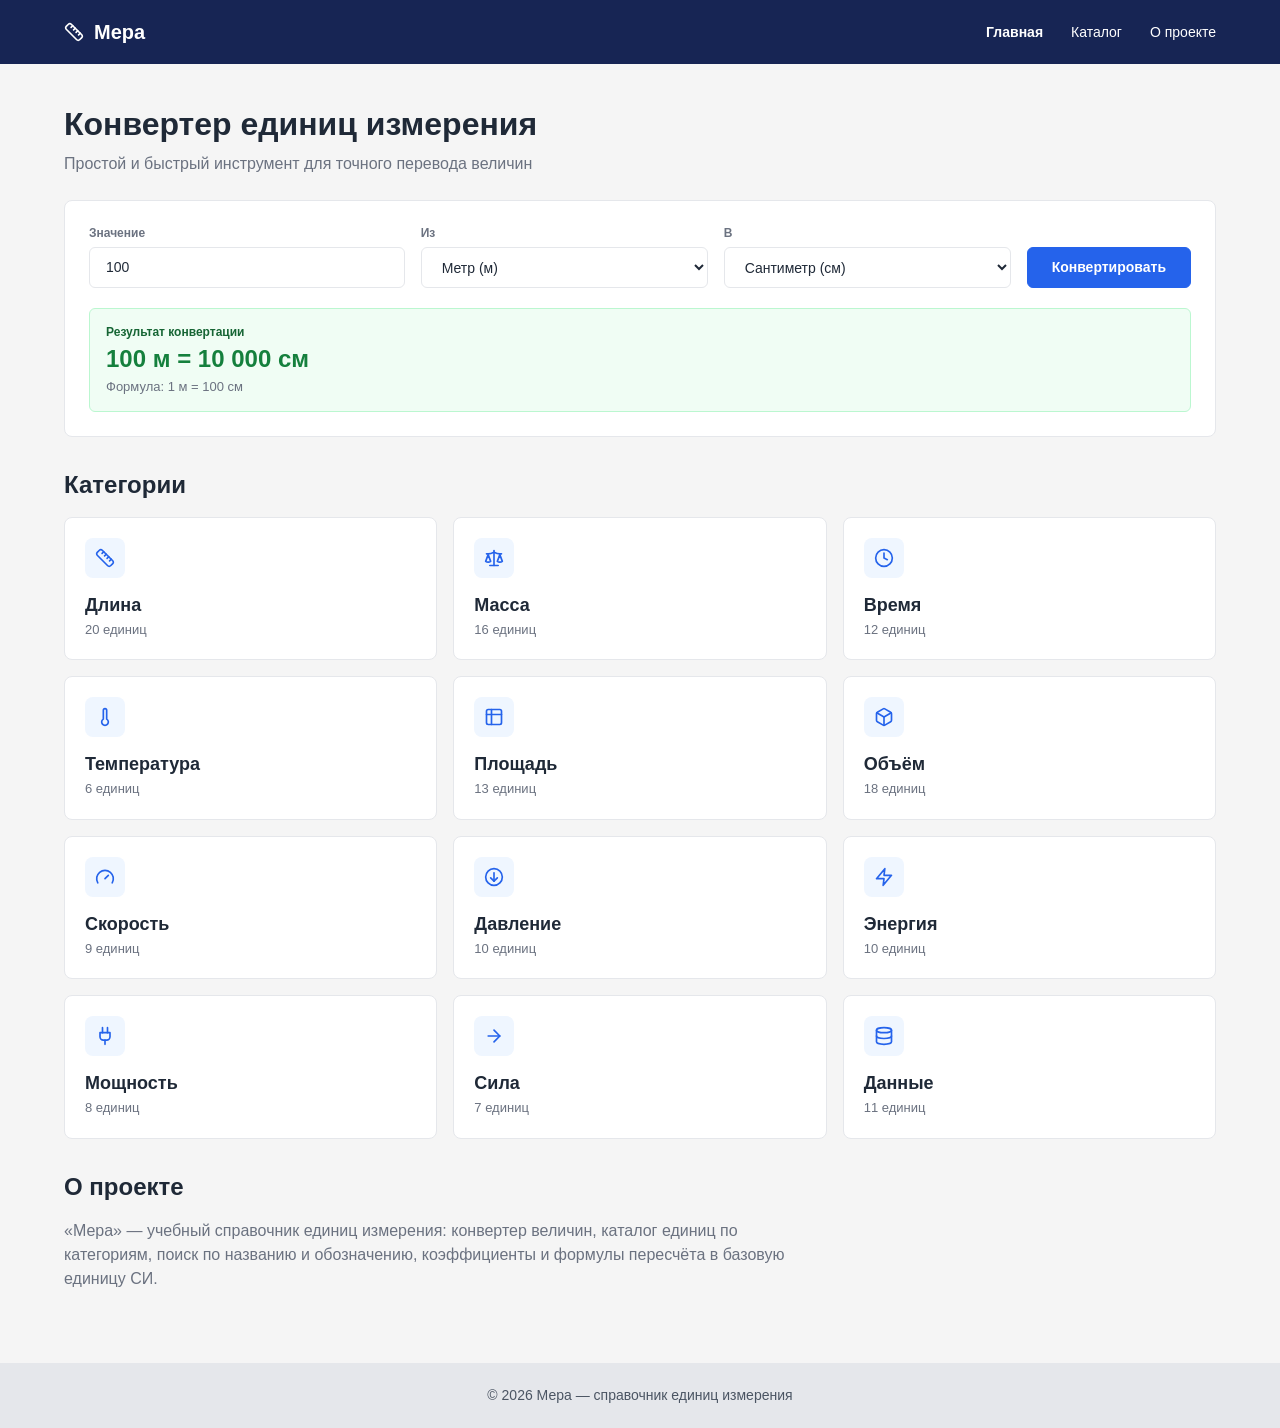
<file: site/index.html>
<!DOCTYPE html>
<html lang="ru">
<head>
  <meta charset="UTF-8">
  <meta name="viewport" content="width=device-width, initial-scale=1.0, viewport-fit=cover">
  <title>Мера — конвертер единиц</title>
  <link rel="stylesheet" href="css/style.css">
</head>
<body data-page="home">
  <header class="header">
    <div class="container header__content">
      <a class="logo" href="index.html"><svg class="icon" aria-hidden="true"><use href="img/icons.svg#ruler"></use></svg>Мера</a>
      <button class="menu-button" type="button" aria-expanded="false" aria-controls="main-nav" aria-label="Открыть меню">
        <span></span><span></span><span></span>
      </button>
      <nav class="navigation" id="main-nav" aria-label="Основная навигация">
        <a href="index.html" aria-current="page">Главная</a>
        <a href="catalog.html">Каталог</a>
        <a href="#about">О проекте</a>
      </nav>
    </div>
  </header>

  <main class="container main">
    <section class="intro">
      <h1>Конвертер единиц измерения</h1>
      <p>Простой и быстрый инструмент для точного перевода величин</p>
    </section>

    <section class="panel" aria-labelledby="converter-title">
      <h2 id="converter-title" class="visually-hidden">Конвертер</h2>
      <form class="converter" data-converter novalidate>
        <label class="field">
          <span class="field__label">Значение</span>
          <input class="field__control" type="text" name="value" inputmode="decimal" value="100" autocomplete="off" aria-describedby="converter-error">
        </label>
        <label class="field">
          <span class="field__label">Из</span>
          <select class="field__control" name="from" data-unit-select></select>
        </label>
        <label class="field">
          <span class="field__label">В</span>
          <select class="field__control" name="to" data-unit-select></select>
        </label>
        <button class="button" type="submit">Конвертировать</button>
      </form>
      <div class="result" data-result role="status" aria-live="polite" hidden>
        <span class="result__label">Результат конвертации</span>
        <strong class="result__value" data-result-value></strong>
        <span class="result__formula" data-result-formula></span>
      </div>
      <p class="message message--error" id="converter-error" data-error role="alert" hidden></p>
    </section>

    <section class="categories" aria-labelledby="categories-title">
      <h2 id="categories-title">Категории</h2>
      <div class="category-grid" data-category-grid></div>
    </section>

    <section class="about" id="about" aria-labelledby="about-title">
      <h2 id="about-title">О проекте</h2>
      <p>«Мера» — учебный справочник единиц измерения: конвертер величин, каталог единиц по категориям, поиск по названию и обозначению, коэффициенты и формулы пересчёта в базовую единицу СИ.</p>
    </section>
  </main>

  <footer class="footer"><div class="container">© 2026 Мера — справочник единиц измерения</div></footer>
  <script src="js/units-data.js"></script>
  <script src="js/app.js"></script>
</body>
</html>
</file>
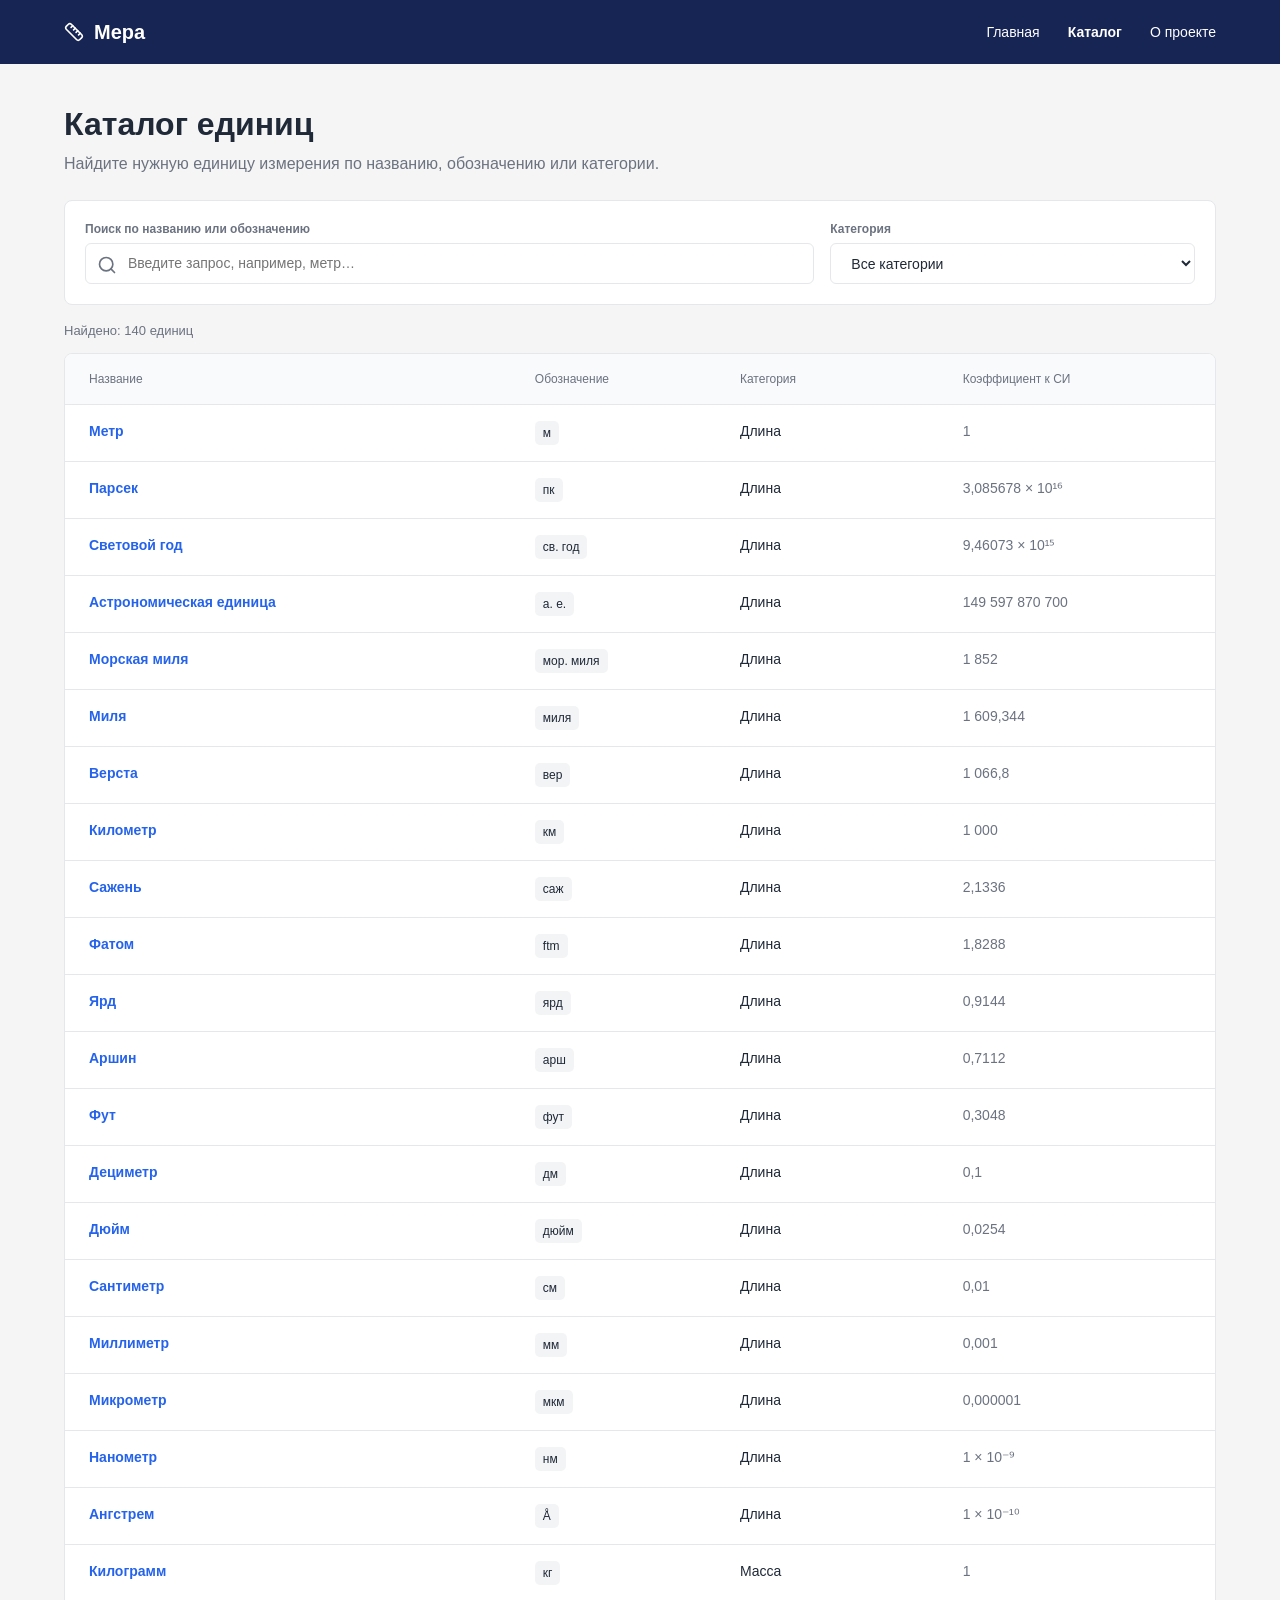
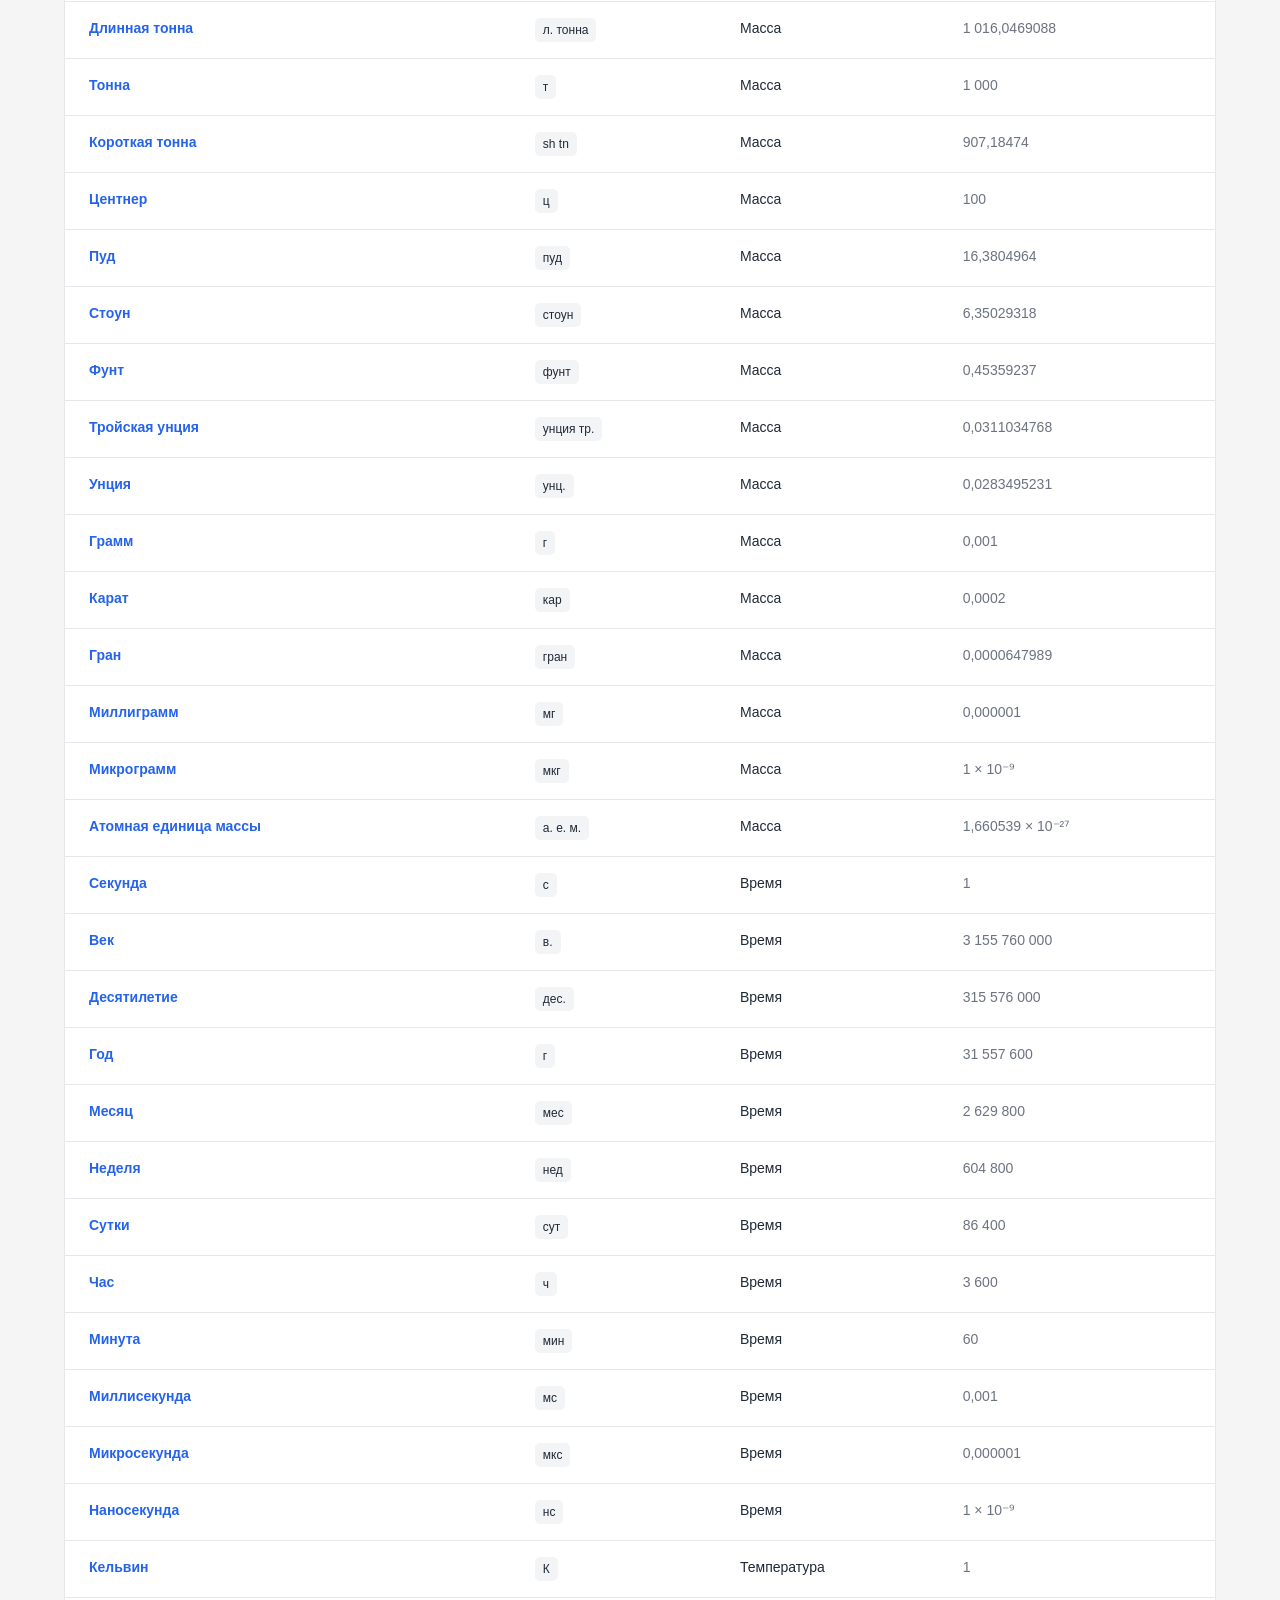
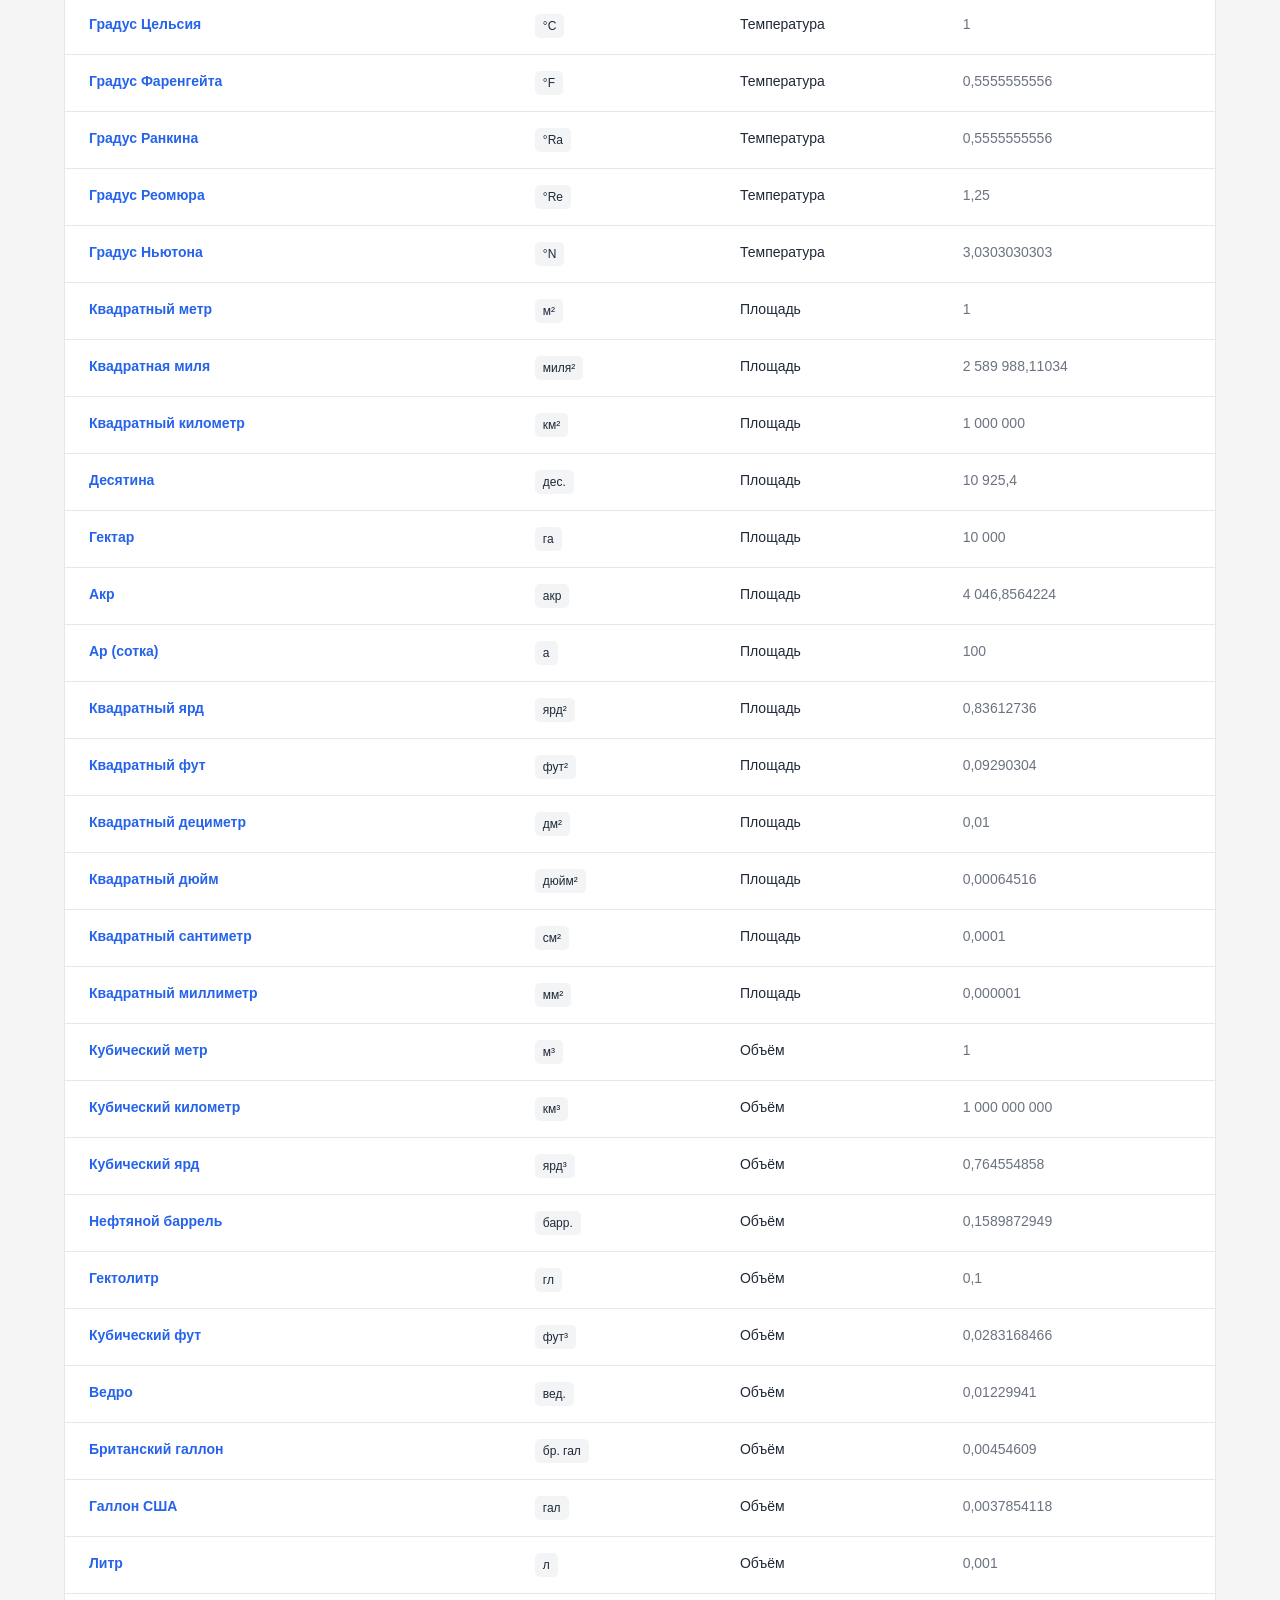
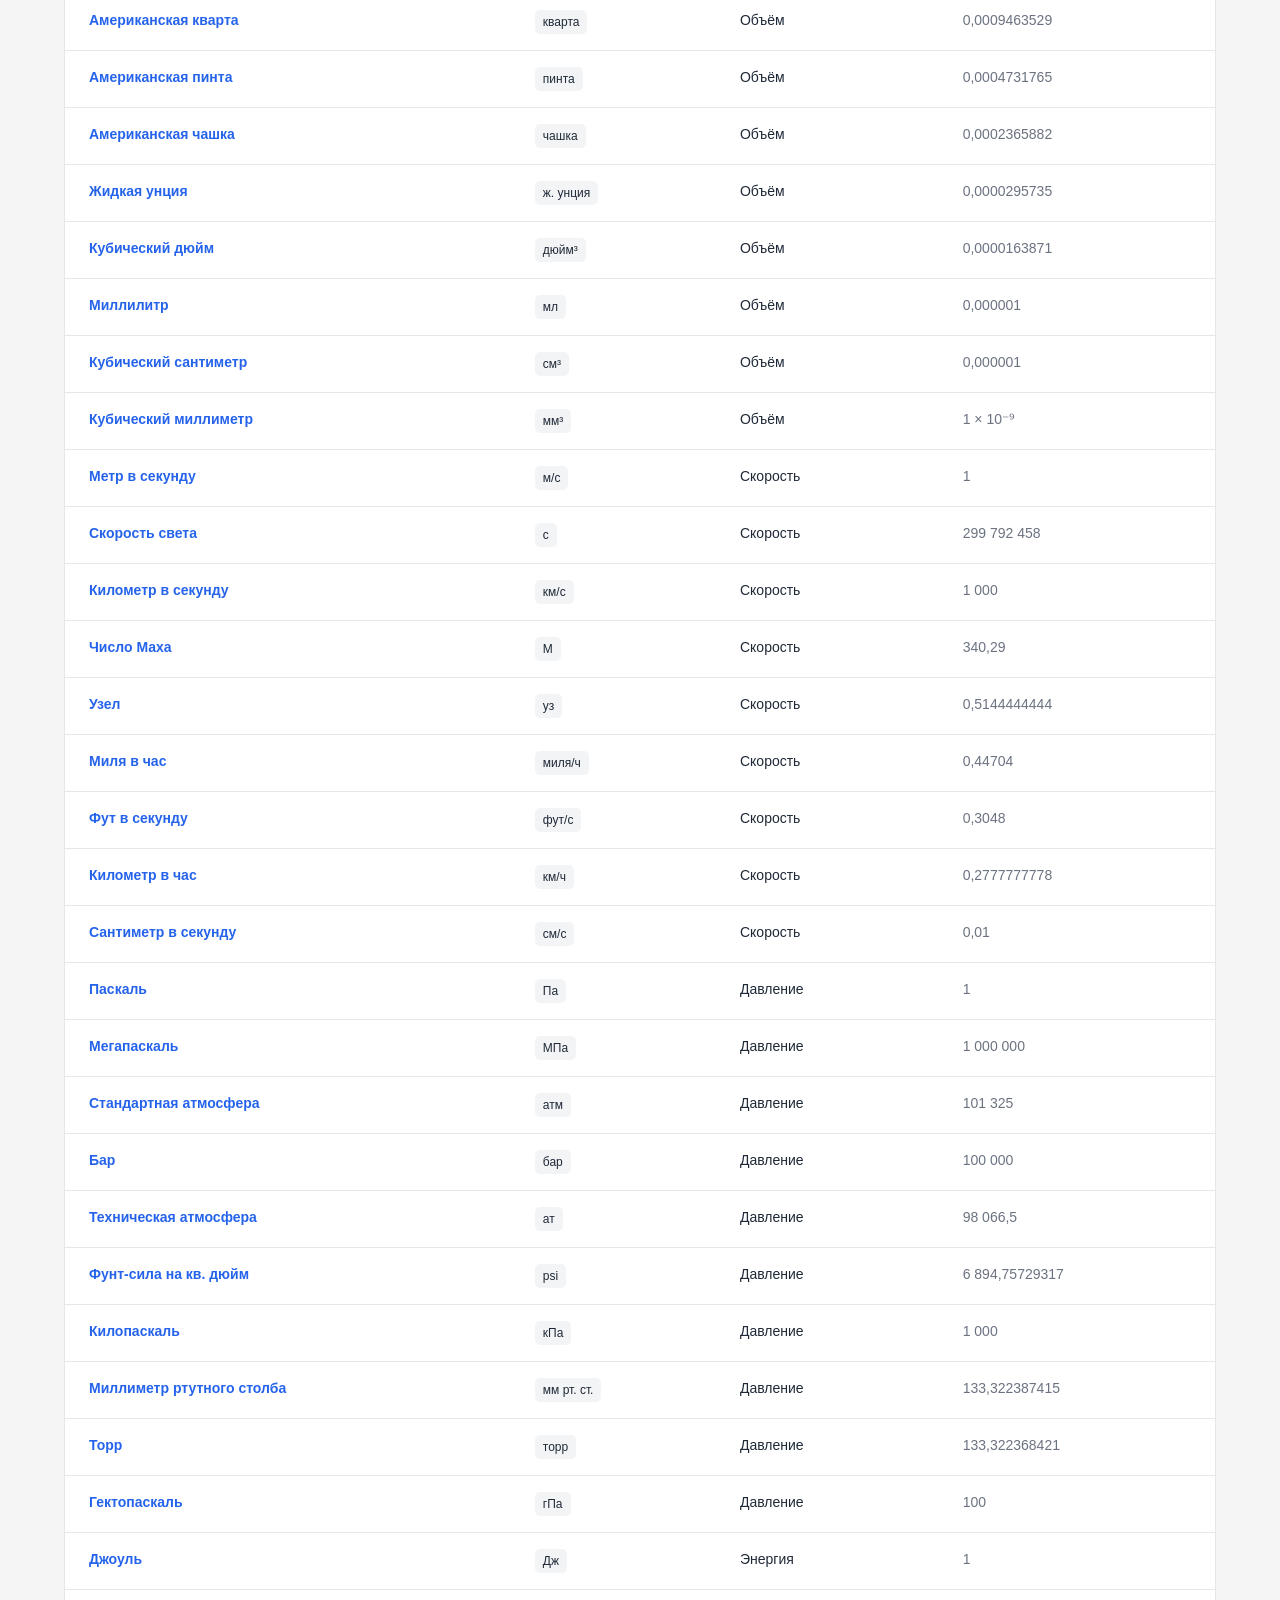
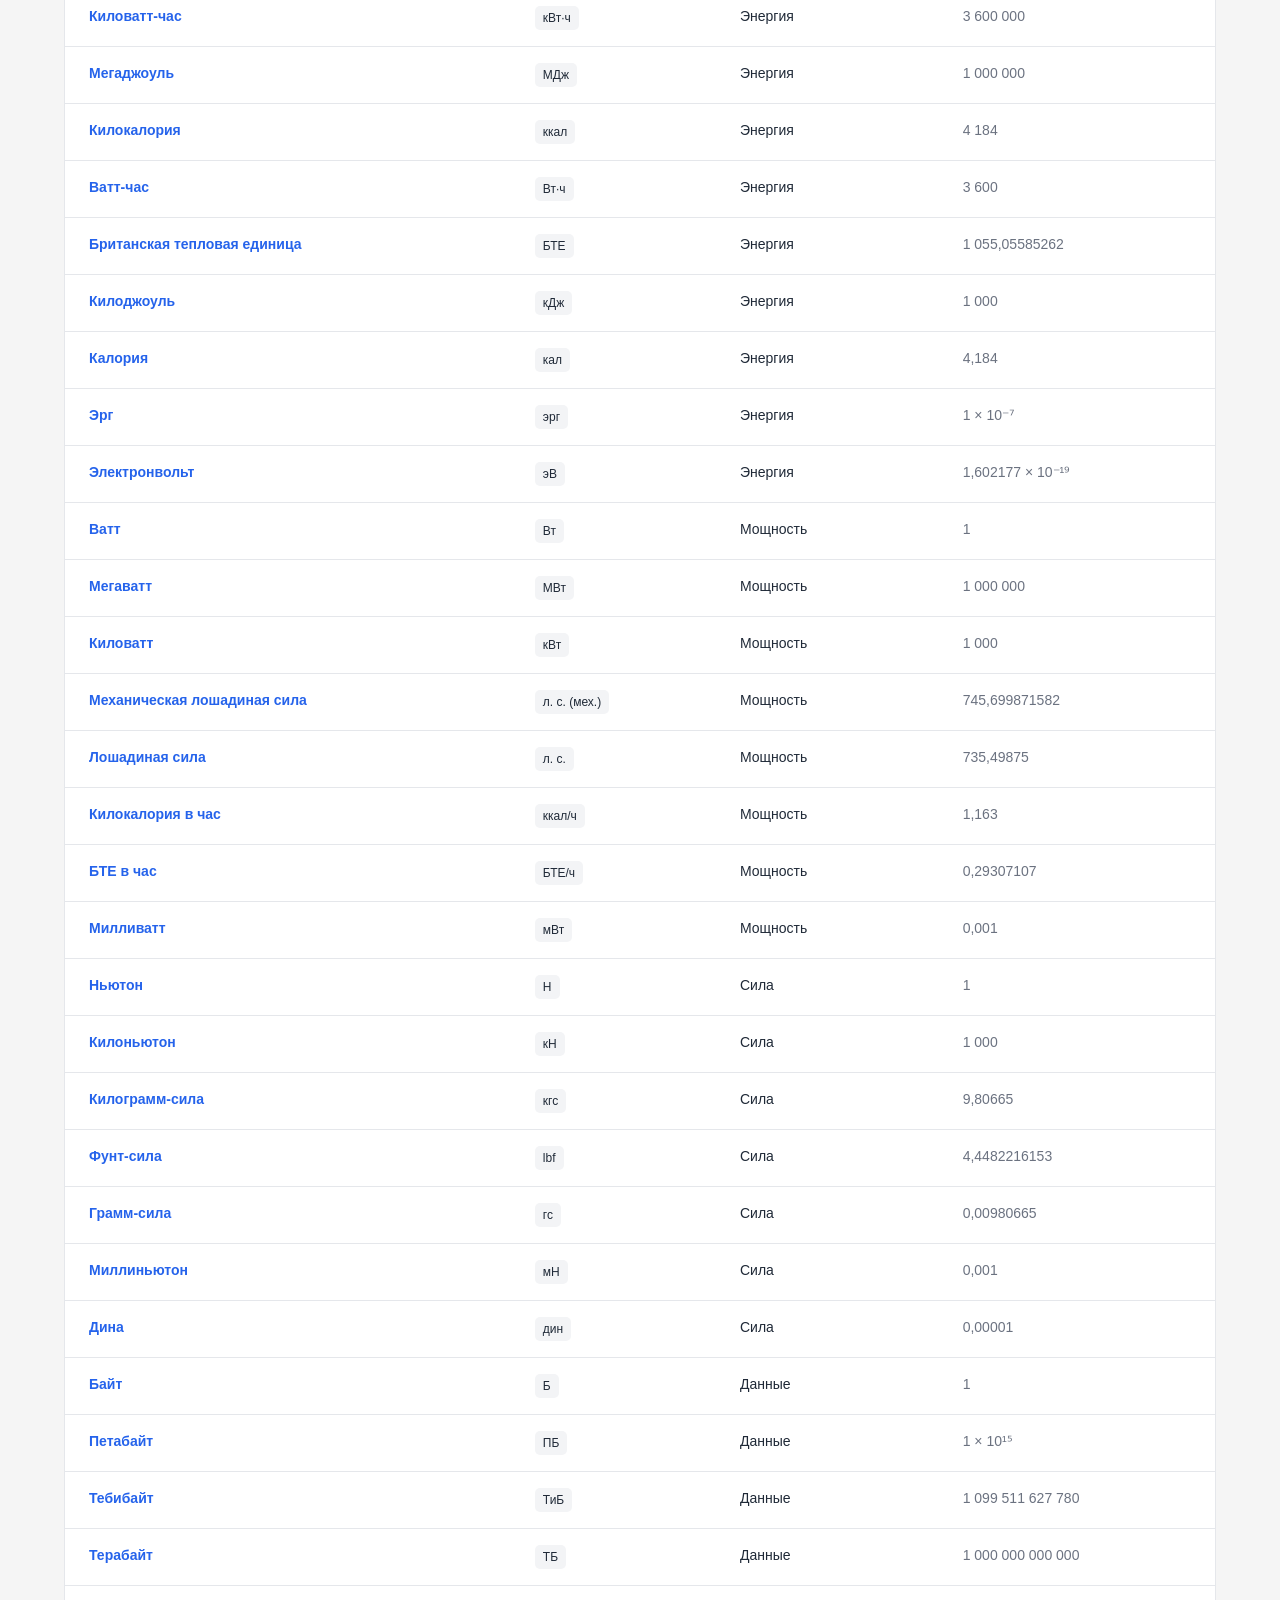
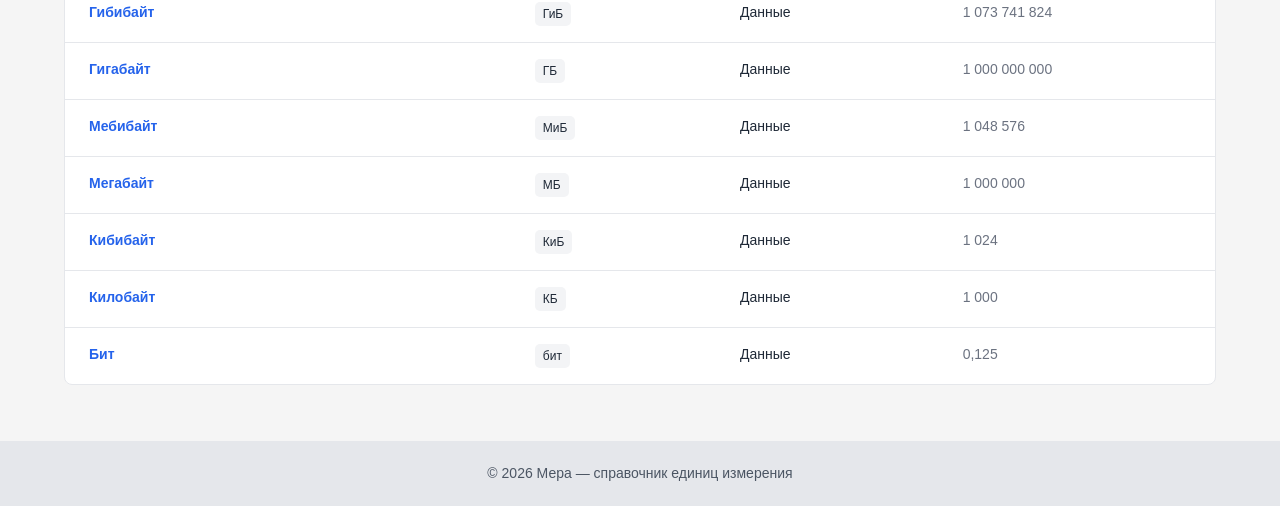
<file: site/catalog.html>
<!DOCTYPE html>
<html lang="ru">
<head>
  <meta charset="UTF-8">
  <meta name="viewport" content="width=device-width, initial-scale=1.0, viewport-fit=cover">
  <title>Каталог единиц — Мера</title>
  <link rel="stylesheet" href="css/style.css">
</head>
<body data-page="catalog">
  <header class="header">
    <div class="container header__content">
      <a class="logo" href="index.html"><svg class="icon" aria-hidden="true"><use href="img/icons.svg#ruler"></use></svg>Мера</a>
      <button class="menu-button" type="button" aria-expanded="false" aria-controls="main-nav" aria-label="Открыть меню">
        <span></span><span></span><span></span>
      </button>
      <nav class="navigation" id="main-nav" aria-label="Основная навигация">
        <a href="index.html">Главная</a>
        <a href="catalog.html" aria-current="page">Каталог</a>
        <a href="index.html#about">О проекте</a>
      </nav>
    </div>
  </header>

  <main class="container main">
    <section class="intro">
      <h1>Каталог единиц</h1>
      <p>Найдите нужную единицу измерения по названию, обозначению или категории.</p>
    </section>

    <form class="filters" data-catalog-filters role="search">
      <label class="field">
        <span class="field__label">Поиск по названию или обозначению</span>
        <span class="search">
          <svg class="icon search__icon" aria-hidden="true"><use href="img/icons.svg#search"></use></svg>
          <input class="field__control" type="search" name="q" placeholder="Введите запрос, например, метр…" autocomplete="off">
        </span>
      </label>
      <label class="field">
        <span class="field__label">Категория</span>
        <select class="field__control" name="category" data-category-select>
          <option value="">Все категории</option>
        </select>
      </label>
    </form>

    <p class="catalog-summary" data-catalog-summary aria-live="polite"></p>

    <section class="table-card" aria-label="Единицы измерения">
      <table class="unit-table">
        <thead>
          <tr><th scope="col">Название</th><th scope="col">Обозначение</th><th scope="col">Категория</th><th scope="col">Коэффициент к СИ</th></tr>
        </thead>
        <tbody data-unit-rows></tbody>
      </table>
      <div class="empty-state" data-empty-state hidden>
        <svg class="icon empty-state__icon" aria-hidden="true"><use href="img/icons.svg#search"></use></svg>
        <p class="empty-state__title">Ничего не найдено</p>
        <p>Измените запрос или выберите другую категорию.</p>
        <button class="button button--secondary" type="button" data-reset-filters>Сбросить фильтры</button>
      </div>
    </section>
  </main>

  <footer class="footer"><div class="container">© 2026 Мера — справочник единиц измерения</div></footer>
  <script src="js/units-data.js"></script>
  <script src="js/app.js"></script>
</body>
</html>
</file>
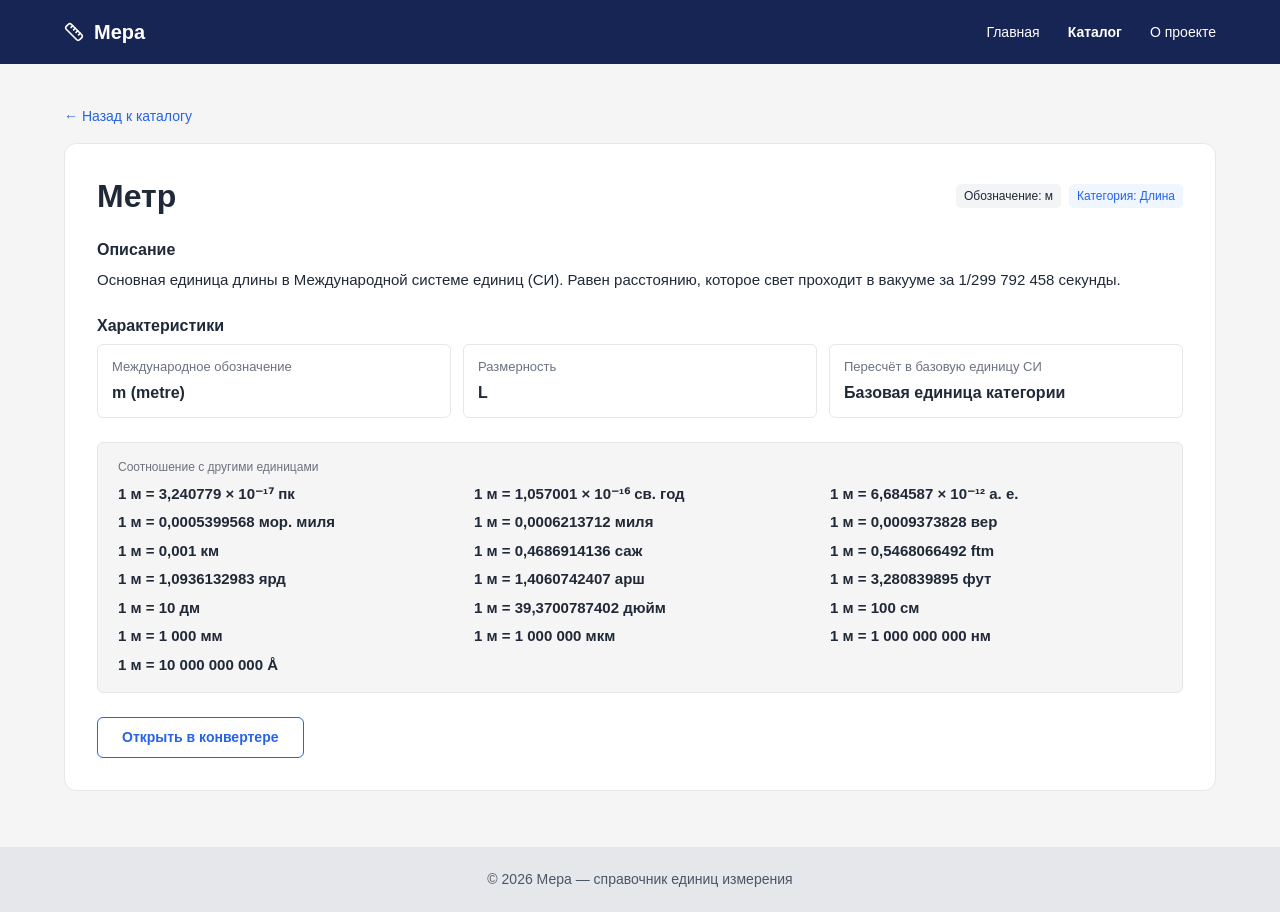
<file: site/unit.html>
<!DOCTYPE html>
<html lang="ru">
<head>
  <meta charset="UTF-8">
  <meta name="viewport" content="width=device-width, initial-scale=1.0, viewport-fit=cover">
  <title>Единица измерения — Мера</title>
  <link rel="stylesheet" href="css/style.css">
</head>
<body data-page="unit">
  <header class="header">
    <div class="container header__content">
      <a class="logo" href="index.html"><svg class="icon" aria-hidden="true"><use href="img/icons.svg#ruler"></use></svg>Мера</a>
      <button class="menu-button" type="button" aria-expanded="false" aria-controls="main-nav" aria-label="Открыть меню">
        <span></span><span></span><span></span>
      </button>
      <nav class="navigation" id="main-nav" aria-label="Основная навигация">
        <a href="index.html">Главная</a>
        <a href="catalog.html" aria-current="page">Каталог</a>
        <a href="index.html#about">О проекте</a>
      </nav>
    </div>
  </header>

  <main class="container main">
    <a class="back-link" href="catalog.html">← Назад к каталогу</a>

    <article class="detail-card" data-unit-detail hidden>
      <div class="detail-card__title">
        <h1 data-unit-name></h1>
        <div class="badges">
          <span class="badge" data-unit-symbol></span>
          <a class="badge badge--accent" data-unit-category></a>
        </div>
      </div>
      <section>
        <h2>Описание</h2>
        <p data-unit-description></p>
      </section>
      <section>
        <h2>Характеристики</h2>
        <dl class="facts">
          <div><dt>Международное обозначение</dt><dd data-unit-intl></dd></div>
          <div><dt>Размерность</dt><dd data-unit-dimension></dd></div>
          <div><dt>Пересчёт в базовую единицу СИ</dt><dd data-unit-base-formula></dd></div>
        </dl>
      </section>
      <section class="relations">
        <h2 class="relations__title">Соотношение с другими единицами</h2>
        <ul class="relations__list" data-unit-relations></ul>
      </section>
      <a class="button button--secondary" data-unit-convert>Открыть в конвертере</a>
    </article>

    <div class="empty-state empty-state--page" data-unit-missing hidden>
      <p class="empty-state__title">Единица не найдена</p>
      <p>Проверьте ссылку или выберите единицу в каталоге.</p>
      <a class="button button--secondary" href="catalog.html">Перейти в каталог</a>
    </div>
  </main>

  <footer class="footer"><div class="container">© 2026 Мера — справочник единиц измерения</div></footer>
  <script src="js/units-data.js"></script>
  <script src="js/app.js"></script>
</body>
</html>
</file>
<file: site/css/style.css>
/* Мера — общие стили всех страниц.
   Цвета, размеры и отступы соответствуют стилям и компонентам проекта Figma
   (см. docs/lab-02/ДИЗАЙН_СПЕЦИФИКАЦИЯ.md). */

:root {
  --color-dark: #172554;
  --color-accent: #2563eb;
  --color-accent-hover: #1d4ed8;
  --color-accent-light: #eff6ff;
  --color-text: #1f2937;
  --color-text-muted: #6b7280;
  --color-footer-text: #4b5563;
  --color-bg: #f5f5f5;
  --color-surface: #ffffff;
  --color-border: #e5e7eb;
  --color-table-head: #f9fafb;
  --color-badge: #f3f4f6;
  --color-error: #dc2626;
  --color-error-bg: #fef2f2;
  --color-error-text: #991b1b;
  --color-success-bg: #f0fdf4;
  --color-success-border: #bbf7d0;
  --color-success-label: #166534;
  --color-success-value: #15803d;
  --radius: 8px;
  --radius-small: 6px;
  --font: Inter, "Segoe UI", Roboto, Arial, sans-serif;
}

* { box-sizing: border-box; }

html {
  font-family: var(--font);
  font-size: 16px;
  line-height: 1.5;
  color: var(--color-text);
  background: var(--color-bg);
}

body {
  min-width: 320px;
  min-height: 100vh;
  margin: 0;
  display: flex;
  flex-direction: column;
}

a { color: var(--color-accent); text-decoration: none; }
a:hover { text-decoration: underline; }
h1, h2, p { margin-top: 0; }
h1 { margin-bottom: 8px; font-size: 32px; line-height: 40px; font-weight: 600; }
h2 { margin-bottom: 16px; font-size: 24px; line-height: 32px; font-weight: 600; }

.container { width: min(1312px, calc(100% - 128px)); margin: 0 auto; }

/* viewport-fit=cover: в альбомной ориентации iPhone содержимое не заходит под вырез. */
@supports (padding: env(safe-area-inset-left)) {
  .container { padding-right: env(safe-area-inset-right); padding-left: env(safe-area-inset-left); }
}

.icon {
  width: 20px;
  height: 20px;
  flex: none;
}

/* Шапка и навигация */

.header { color: #fff; background: var(--color-dark); }

.header__content {
  position: relative;
  min-height: 64px;
  display: flex;
  align-items: center;
  justify-content: space-between;
  gap: 32px;
}

.logo {
  display: inline-flex;
  align-items: center;
  gap: 10px;
  color: #fff;
  font-size: 20px;
  font-weight: 700;
}

.logo:hover { text-decoration: none; }
.navigation { display: flex; gap: 28px; }
.navigation a { color: #fff; font-size: 14px; }
.navigation a:hover, .navigation a[aria-current="page"] { color: #fff; text-decoration: none; }
.navigation a[aria-current="page"] { font-weight: 700; }

.menu-button {
  display: none;
  width: 40px;
  height: 40px;
  padding: 10px 8px;
  border: 0;
  border-radius: var(--radius-small);
  background: transparent;
  cursor: pointer;
}

.menu-button span {
  display: block;
  height: 2px;
  margin: 4px 0;
  border-radius: 1px;
  background: #fff;
  transition: transform 0.2s, opacity 0.2s;
}

.menu-button[aria-expanded="true"] span:nth-child(1) { transform: translateY(6px) rotate(45deg); }
.menu-button[aria-expanded="true"] span:nth-child(2) { opacity: 0; }
.menu-button[aria-expanded="true"] span:nth-child(3) { transform: translateY(-6px) rotate(-45deg); }

/* Основная область */

.main { flex: 1; padding-top: 40px; padding-bottom: 56px; }
.intro { margin-bottom: 24px; }
.intro p { margin-bottom: 0; color: var(--color-text-muted); }

.panel, .detail-card, .filters, .category-card, .table-card {
  border: 1px solid var(--color-border);
  border-radius: var(--radius);
  background: var(--color-surface);
}

.panel { padding: 24px; }

/* Поля формы и кнопки */

.field { display: grid; gap: 6px; }
.field__label { color: var(--color-text-muted); font-size: 12px; line-height: 16px; font-weight: 600; }

.field__control {
  width: 100%;
  min-height: 41px;
  padding: 0 16px;
  border: 1px solid var(--color-border);
  border-radius: var(--radius-small);
  color: var(--color-text);
  font: inherit;
  font-size: 14px;
  background: var(--color-surface);
}

.field__control:focus { outline: 1px solid var(--color-accent); border-color: var(--color-accent); }
.field__control[aria-invalid="true"] { border-color: var(--color-error); background: var(--color-error-bg); }

.button {
  display: inline-flex;
  align-items: center;
  justify-content: center;
  min-height: 41px;
  padding: 0 24px;
  border: 1px solid var(--color-accent);
  border-radius: var(--radius-small);
  color: #fff;
  font: inherit;
  font-size: 14px;
  font-weight: 600;
  background: var(--color-accent);
  cursor: pointer;
}

.button:hover { border-color: var(--color-accent-hover); background: var(--color-accent-hover); text-decoration: none; }
.button--secondary { color: var(--color-accent); background: var(--color-surface); }
.button--secondary:hover { color: #fff; }

/* Конвертер */

.converter {
  display: grid;
  grid-template-columns: 1.1fr 1fr 1fr auto;
  align-items: end;
  gap: 16px;
}

.result {
  margin-top: 20px;
  padding: 14px 16px;
  display: grid;
  gap: 2px;
  border: 1px solid var(--color-success-border);
  border-radius: var(--radius-small);
  background: var(--color-success-bg);
}

.result__label { color: var(--color-success-label); font-size: 12px; font-weight: 600; }
.result__value { color: var(--color-success-value); font-size: 24px; line-height: 32px; font-weight: 700; overflow-wrap: anywhere; }
.result__formula { color: var(--color-text-muted); font-size: 13px; }

/* Выбор единицы на телефоне: поле-кнопка и нижняя панель (создаются в app.js) */

.unit-trigger {
  min-height: 48px;
  padding: 0 12px 0 16px;
  display: flex;
  align-items: center;
  gap: 8px;
  text-align: left;
  cursor: pointer;
  -webkit-tap-highlight-color: transparent;
}

.unit-trigger:focus { outline: 0; }
.unit-trigger:focus-visible { outline: 2px solid var(--color-accent); outline-offset: 1px; border-color: var(--color-accent); }
.unit-trigger:active { background: var(--color-table-head); }
.unit-trigger__name { flex: 1; min-width: 0; overflow: hidden; font-size: 15px; text-overflow: ellipsis; white-space: nowrap; }
.unit-trigger__symbol { flex: none; max-width: 40%; overflow: hidden; text-overflow: ellipsis; white-space: nowrap; }
.unit-trigger__chevron { color: var(--color-text-muted); transition: transform 0.2s; }
.unit-trigger[aria-expanded="true"] .unit-trigger__chevron { transform: rotate(180deg); }

.is-sheet-open body { position: fixed; right: 0; left: 0; overflow: hidden; }

.unit-sheet {
  position: fixed;
  inset: 0 0 auto;
  width: 100%;
  max-width: none;
  height: 100%;
  max-height: none;
  margin: 0;
  padding: 0;
  overflow: hidden;
  border: 0;
  color: var(--color-text);
  background: transparent;
}

.unit-sheet::backdrop { background: transparent; }

.unit-sheet__backdrop {
  position: absolute;
  inset: 0;
  background: rgb(15 23 42 / 0.45);
  opacity: 0;
  transition: opacity 0.2s ease;
}

.unit-sheet__panel {
  position: absolute;
  right: 0;
  bottom: 0;
  left: 0;
  width: 100%;
  max-width: 560px;
  height: min(85%, 720px);
  margin: 0 auto;
  display: flex;
  flex-direction: column;
  border-radius: 16px 16px 0 0;
  background: var(--color-surface);
  box-shadow: 0 -8px 32px rgb(15 23 42 / 0.18);
  transform: translateY(100%);
  transition: transform 0.22s cubic-bezier(0.2, 0.8, 0.2, 1);
}

.unit-sheet.is-open .unit-sheet__backdrop { opacity: 1; }
.unit-sheet.is-open .unit-sheet__panel { transform: none; }
.unit-sheet--compact .unit-sheet__panel { height: calc(100% - 8px); }

.unit-sheet__header {
  padding: 12px 8px 8px 16px;
  display: flex;
  align-items: center;
  justify-content: space-between;
  gap: 12px;
}

.unit-sheet__title { margin: 0; font-size: 18px; line-height: 24px; }

.unit-sheet__close {
  width: 44px;
  height: 44px;
  flex: none;
  display: grid;
  place-items: center;
  border: 0;
  border-radius: 50%;
  color: var(--color-text);
  background: transparent;
  cursor: pointer;
}

.unit-sheet__close .icon { width: 22px; height: 22px; }
.unit-sheet__close:hover, .unit-sheet__close:active { background: var(--color-badge); }

.unit-sheet__search { margin: 0 16px 8px; }
.unit-sheet__search .search__icon { top: 14px; }
.unit-sheet__search .field__control { min-height: 48px; font-size: 16px; }
.unit-sheet__search .field__control::-webkit-search-cancel-button { cursor: pointer; }

.unit-sheet__list {
  flex: 1;
  min-height: 0;
  padding-bottom: calc(12px + env(safe-area-inset-bottom, 0px));
  overflow-y: auto;
  overscroll-behavior: contain;
  border-top: 1px solid var(--color-border);
  -webkit-overflow-scrolling: touch;
}

.unit-sheet__group-title {
  position: sticky;
  top: 0;
  z-index: 1;
  margin: 0;
  padding: 12px 16px 6px;
  color: var(--color-text-muted);
  font-size: 12px;
  line-height: 16px;
  font-weight: 600;
  letter-spacing: 0.04em;
  text-transform: uppercase;
  background: var(--color-surface);
}

.unit-sheet__options { margin: 0; padding: 0 8px; list-style: none; }
.unit-sheet__options:first-child { padding-top: 8px; }

.unit-sheet__option {
  width: 100%;
  min-height: 52px;
  padding: 8px 8px 8px 12px;
  display: flex;
  align-items: center;
  gap: 12px;
  border: 0;
  border-radius: var(--radius);
  color: var(--color-text);
  font: inherit;
  font-size: 15px;
  text-align: left;
  background: transparent;
  cursor: pointer;
  -webkit-tap-highlight-color: transparent;
}

.unit-sheet__option:hover, .unit-sheet__option:active { background: var(--color-table-head); }
.unit-sheet__option[aria-current="true"] { background: var(--color-accent-light); }
.unit-sheet__option[aria-current="true"] .unit-sheet__option-name { color: var(--color-accent-hover); font-weight: 600; }
.unit-sheet__option[aria-current="true"] .symbol { background: var(--color-surface); }
.unit-sheet__option-text { flex: 1; min-width: 0; display: grid; }
.unit-sheet__option-name { overflow-wrap: anywhere; }
.unit-sheet__option-meta { color: var(--color-text-muted); font-size: 12px; line-height: 16px; }
.unit-sheet__option .symbol { flex: none; max-width: 40%; overflow-wrap: anywhere; }
.unit-sheet__check { color: var(--color-accent); visibility: hidden; }
.unit-sheet__option[aria-current="true"] .unit-sheet__check { visibility: visible; }

.unit-sheet__close:focus, .unit-sheet__option:focus { outline: 0; }
.unit-sheet__close:focus-visible, .unit-sheet__option:focus-visible { outline: 2px solid var(--color-accent); outline-offset: -2px; }
.unit-sheet__empty { padding: 32px 20px; }
.unit-sheet__empty-text { max-width: 320px; margin: 0; overflow-wrap: anywhere; }

@media (prefers-reduced-motion: reduce) {
  .unit-sheet__backdrop, .unit-sheet__panel, .unit-trigger__chevron { transition: none; }
}

.message { margin: 16px 0 0; padding: 12px 16px; border-radius: var(--radius-small); font-size: 15px; }
.message--error { border: 1px solid var(--color-error); color: var(--color-error-text); background: var(--color-error-bg); }

/* Категории */

.categories, .about { margin-top: 32px; }
.category-grid { display: grid; grid-template-columns: repeat(3, 1fr); gap: 16px; }

.category-card {
  padding: 20px;
  display: grid;
  justify-items: start;
  gap: 4px;
  color: var(--color-text);
  transition: border-color 0.15s, box-shadow 0.15s;
}

.category-card:hover { border-color: var(--color-accent); box-shadow: 0 4px 14px rgb(37 99 235 / 0.12); text-decoration: none; }

.category-card__icon {
  width: 40px;
  height: 40px;
  margin-bottom: 12px;
  display: grid;
  place-items: center;
  border-radius: var(--radius);
  color: var(--color-accent);
  background: var(--color-accent-light);
}

.category-card__name { font-size: 18px; line-height: 22px; font-weight: 700; }
.category-card__count { color: var(--color-text-muted); font-size: 13px; }
.about p { max-width: 760px; color: var(--color-text-muted); }

/* Каталог */

.filters {
  margin-bottom: 16px;
  padding: 20px;
  display: grid;
  grid-template-columns: 2fr 1fr;
  gap: 16px;
  align-items: end;
}

.filters--server { grid-template-columns: 2fr 1fr auto; }
.search { position: relative; display: block; }
.search__icon { position: absolute; top: 12px; left: 12px; color: var(--color-text-muted); }
.search .field__control { padding-left: 42px; }
.catalog-summary { margin-bottom: 12px; color: var(--color-text-muted); font-size: 13px; }
.table-card { overflow: hidden; }
.unit-table { width: 100%; border-collapse: collapse; }

.unit-table th, .unit-table td {
  padding: 16px 24px;
  border-bottom: 1px solid var(--color-border);
  font-size: 14px;
  text-align: left;
  vertical-align: top;
}

.unit-table th { color: var(--color-text-muted); font-size: 12px; font-weight: 500; background: var(--color-table-head); }
.unit-table tbody tr:last-child td { border-bottom: 0; }
.unit-table tbody tr:hover { background: var(--color-table-head); }
.unit-table td a { font-weight: 600; }
.unit-table__factor { font-variant-numeric: tabular-nums; color: var(--color-text-muted); }

.symbol, .badge {
  display: inline-block;
  padding: 3px 8px;
  border-radius: 5px;
  font-size: 12px;
  font-weight: 500;
  background: var(--color-badge);
}

.badge--accent { color: var(--color-accent); background: var(--color-accent-light); }

.empty-state {
  padding: 40px 20px;
  display: grid;
  justify-items: center;
  gap: 4px;
  text-align: center;
  color: var(--color-text-muted);
}

.empty-state[hidden] { display: none; }
.empty-state__icon { width: 32px; height: 32px; margin-bottom: 8px; }
.empty-state__title { margin-bottom: 0; color: var(--color-text); font-size: 18px; font-weight: 600; }
.empty-state .button { margin-top: 12px; }

.empty-state--page {
  border: 1px solid var(--color-border);
  border-radius: var(--radius);
  background: var(--color-surface);
}

.empty-state--error { border-color: var(--color-error); background: var(--color-error-bg); }
.empty-state--error .empty-state__title { color: var(--color-error-text); }

/* Карточка единицы */

.back-link { display: inline-block; margin-bottom: 16px; font-size: 14px; }
.detail-card { padding: 32px; border-radius: 12px; }
.detail-card[hidden] { display: none; }

.detail-card__title {
  display: flex;
  flex-wrap: wrap;
  justify-content: space-between;
  align-items: center;
  gap: 12px 16px;
  margin-bottom: 8px;
}

.detail-card h1 { margin-bottom: 0; }
.detail-card section { margin-top: 24px; }
.detail-card h2 { margin-bottom: 8px; font-size: 16px; line-height: 20px; }
.detail-card p { margin-bottom: 0; font-size: 15px; line-height: 1.6; }
.badges { display: flex; flex-wrap: wrap; gap: 8px; }

.facts { margin: 0; display: grid; grid-template-columns: repeat(3, 1fr); gap: 12px; }
.facts div { padding: 12px 14px; border: 1px solid var(--color-border); border-radius: var(--radius-small); }
.facts dt { color: var(--color-text-muted); font-size: 13px; }
.facts dd { margin: 4px 0 0; font-weight: 600; overflow-wrap: anywhere; }

.relations {
  padding: 16px 20px;
  border: 1px solid var(--color-border);
  border-radius: var(--radius-small);
  background: var(--color-bg);
}

.detail-card .relations__title { color: var(--color-text-muted); font-size: 12px; line-height: 16px; font-weight: 500; }
.relations__list { margin: 0; padding: 0; display: grid; grid-template-columns: repeat(3, 1fr); gap: 6px 24px; list-style: none; }
.relations__list li { font-size: 15px; font-weight: 600; font-variant-numeric: tabular-nums; overflow-wrap: anywhere; }
.detail-card > .button { margin-top: 24px; }

/* Страница состояния сервера (PHP-версия) */

.facts--wide { grid-template-columns: repeat(2, 1fr); }
.status-ok { color: var(--color-success-value); }

.code {
  margin: 0 0 16px;
  padding: 14px 16px;
  overflow-x: auto;
  border: 1px solid var(--color-border);
  border-radius: var(--radius-small);
  font: 13px/1.5 Consolas, "Courier New", monospace;
  background: var(--color-table-head);
}

.unit-table--plain { border: 1px solid var(--color-border); }

/* Подвал */

.footer {
  padding: 22px 0;
  color: var(--color-footer-text);
  text-align: center;
  font-size: 14px;
  background: var(--color-border);
}

.visually-hidden {
  position: absolute;
  width: 1px;
  height: 1px;
  padding: 0;
  margin: -1px;
  overflow: hidden;
  clip: rect(0, 0, 0, 0);
  white-space: nowrap;
  border: 0;
}

/* Планшет: 601–1024 px */

@media (max-width: 1024px) {
  .container { width: calc(100% - 48px); }
  .converter { grid-template-columns: 1fr 1fr; }
  .converter .field:first-child, .converter .button { grid-column: 1 / -1; }
  .category-grid { grid-template-columns: repeat(2, 1fr); }
  .facts { grid-template-columns: 1fr; }
  .relations__list { grid-template-columns: repeat(2, 1fr); }
  .unit-table th, .unit-table td { padding: 14px 16px; }
  h1 { font-size: 28px; line-height: 34px; }
}

/* Телефон: до 600 px */

@media (max-width: 600px) {
  .container { width: calc(100% - 32px); }
  .header__content { min-height: 56px; }
  .menu-button { display: block; }

  .navigation {
    position: absolute;
    top: 100%;
    right: -16px;
    left: -16px;
    z-index: 10;
    padding: 8px 16px 16px;
    display: none;
    flex-direction: column;
    gap: 0;
    background: var(--color-dark);
    box-shadow: 0 8px 16px rgb(15 23 42 / 0.25);
  }

  .navigation.is-open { display: flex; }
  .navigation a { padding: 12px 0; border-top: 1px solid rgb(255 255 255 / 0.12); font-size: 16px; }
  .main { padding-top: 24px; padding-bottom: 40px; }
  h1 { font-size: 24px; line-height: 30px; }
  h2 { font-size: 20px; line-height: 28px; }
  .panel, .detail-card { padding: 16px; }
  .converter, .filters, .filters--server { grid-template-columns: 1fr; }
  .category-grid { grid-template-columns: 1fr; gap: 8px; }
  .category-card { padding: 16px; grid-template-columns: auto 1fr; align-items: center; column-gap: 12px; row-gap: 0; }
  .category-card__icon { grid-row: span 2; margin-bottom: 0; }
  .filters { padding: 16px; }
  .result__value { font-size: 24px; line-height: 32px; }
  .relations__list { grid-template-columns: 1fr; }
  .detail-card > .button { width: 100%; }

  /* Таблица каталога превращается в список карточек */
  .facts--wide { grid-template-columns: 1fr; }
  .unit-table:not(.unit-table--plain) thead { display: none; }
  .unit-table:not(.unit-table--plain), .unit-table:not(.unit-table--plain) tbody, .unit-table:not(.unit-table--plain) tr, .unit-table:not(.unit-table--plain) td { display: block; }
  .table-card { border: 0; background: transparent; }
  .unit-table:not(.unit-table--plain) tbody { display: grid; gap: 12px; }
  .unit-table:not(.unit-table--plain) tr { position: relative; padding: 16px; border: 1px solid var(--color-border); border-radius: var(--radius); background: var(--color-surface); }
  .unit-table:not(.unit-table--plain) td { padding: 0; border: 0; }
  .unit-table:not(.unit-table--plain) td:first-child { padding-right: 90px; font-size: 16px; }
  .unit-table:not(.unit-table--plain) td:nth-child(2) { position: absolute; top: 14px; right: 16px; }
  .unit-table:not(.unit-table--plain) td:nth-child(3) { margin-top: 8px; font-size: 12px; }
  .unit-table:not(.unit-table--plain) td:nth-child(3)::before { content: "Категория: "; color: var(--color-text-muted); }
  .unit-table:not(.unit-table--plain) td:nth-child(4) { margin-top: 10px; padding-top: 10px; border-top: 1px solid var(--color-border); color: var(--color-text-muted); font-size: 13px; }
  .unit-table:not(.unit-table--plain) td:nth-child(4)::before { content: "Коэффициент к СИ: "; }
  .table-card .empty-state { border: 1px solid var(--color-border); border-radius: var(--radius); background: var(--color-surface); }
}
</file>
